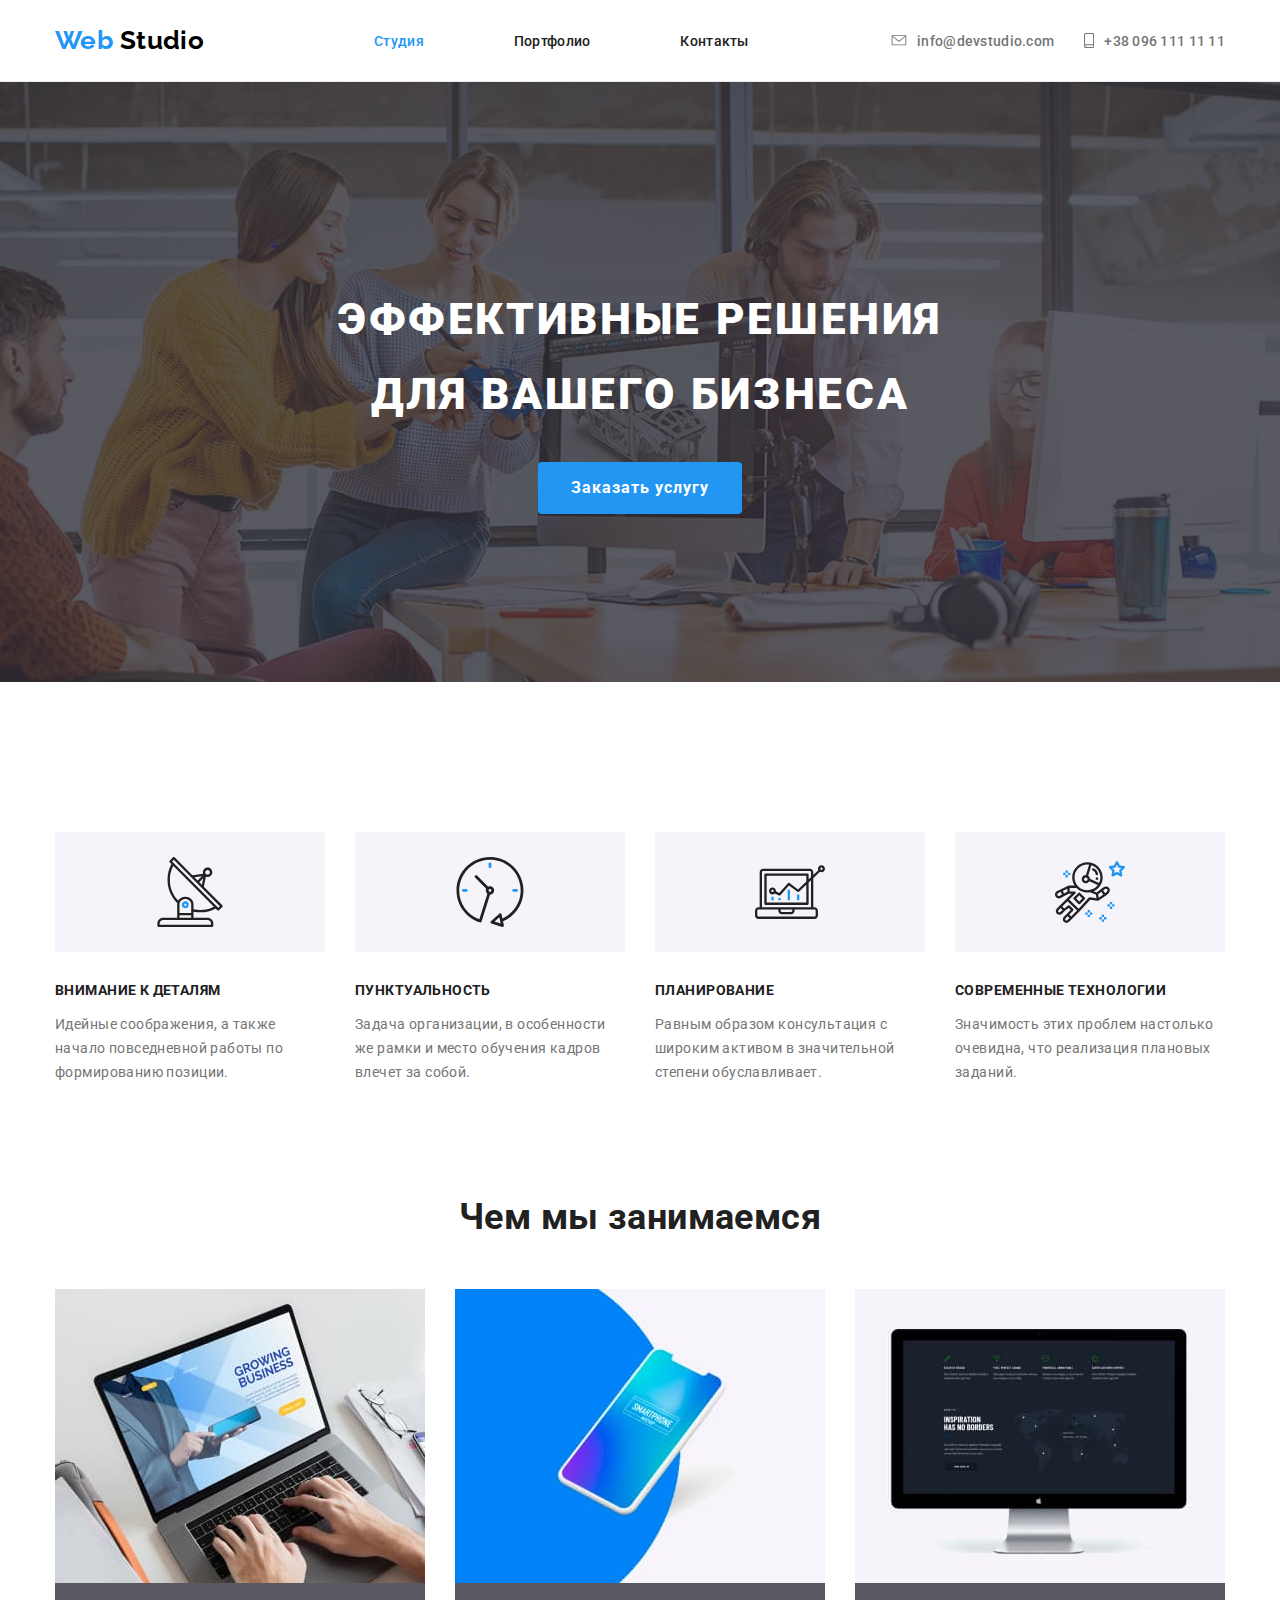
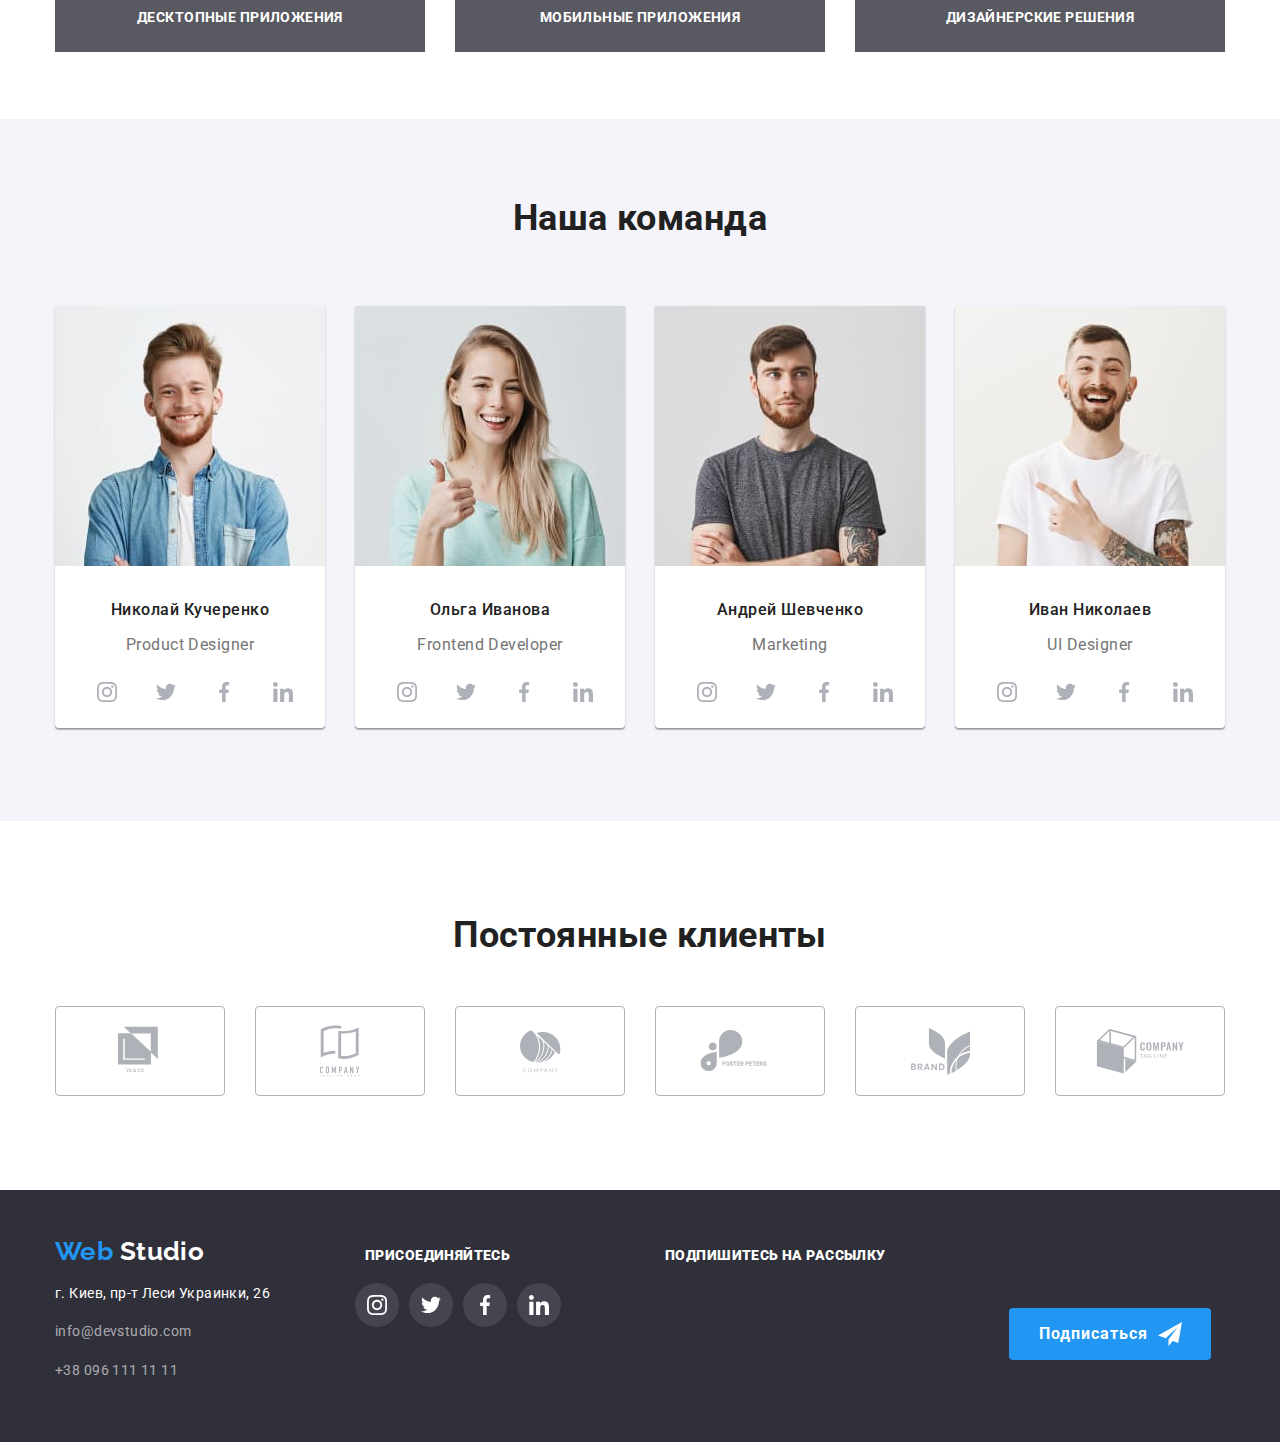
<file: index.html>
<!DOCTYPE html>
<html lang="ru">
  <head>
    <meta charset="UTF-8" />
    <meta name="viewport" content="width=device-width, initial-scale=1.0" />
    <title>Вебстудия</title>
    <link
      href="https://fonts.googleapis.com/css2?family=Raleway:wght@700&family=Roboto:wght@400;500;700&display=swap"
      rel="stylesheet"
    />
    <link
      rel="stylesheet"
      href="https://cdnjs.cloudflare.com/ajax/libs/modern-normalize/0.6.0/modern-normalize.min.css"
    />
    <link rel="stylesheet" href="./css/style.css" />
  </head>
  <body>
    <!--Шапка сайта-->
    <header class="page-header">
      <div class="container-header">
        <nav class="container main-nav">
          <a href="./index.html" class="logo"
            >Web<span class="logo header"> Studio</span></a
          >
          <ul class="site-nav list">
            <li class="item">
              <a href="./index.html" class="link-current">Студия</a>
            </li>
            <li class="item">
              <a href="./portfolio.html" class="link">Портфолио</a>
            </li>
            <li class="item"><a href="" class="link">Контакты</a></li>
          </ul>
        </nav>
        <ul class="contacts list">
          <li class="item envelope">
            <a
              class="link-list"
              href="mailto:info@devstudio.com"
              aria-label="Отправить имейл"
            >
              <svg class="adress-icon" width="16" height="11">
                <use href="./img/sprite.svg#envelope"></use>
              </svg>
              info@devstudio.com</a
            >
          </li>
          <li class="item smartphone">
            <a href="tel:+380961111111" class="link-list" aria-label="Позвонить"
              ><svg class="adress-icon" width="10" height="15">
                <use href="./img/sprite.svg#smartphone"></use>
              </svg>
              +38 096 111 11 11</a
            >
          </li>
        </ul>
      </div>
    </header>

    <main>
      <!-- Герой -->
      <section class="hero">
        <div class="box">
          <h1 class="hero-title">
            Эффективные решения<br />
            для вашего бизнеса
          </h1>
          <a class="button primary" href="">Заказать услугу</a>
        </div>
      </section>

      <!-- Преимущества -->
      <section class="section">
        <div class="features-container">
          <h2 class="section-title invisible">Преимущества</h2>

          <ul class="features">
            <li class="features-item">
              <div class="features-icon-container">
                <svg class="features-icon">
                  <use href="./img/sprite.svg#antenna"></use>
                </svg>
              </div>
              <h3 class="title">Внимание к деталям</h3>
              <p class="feature">
                Идейные соображения, а также начало повседневной работы по
                формированию позиции.
              </p>
            </li>
            <li class="features-item">
              <div class="features-icon-container">
                <svg class="features-icon">
                  <use href="./img/sprite.svg#clock"></use>
                </svg>
              </div>
              <h3 class="title">Пунктуальность</h3>
              <p class="feature">
                Задача организации, в особенности же рамки и место обучения
                кадров влечет за собой.
              </p>
            </li>
            <li class="features-item">
              <div class="features-icon-container">
                <svg class="features-icon">
                  <use href="./img/sprite.svg#diagram"></use>
                </svg>
              </div>
              <h3 class="title">Планирование</h3>
              <p class="feature">
                Равным образом консультация с широким активом в значительной
                степени обуславливает.
              </p>
            </li>
            <li class="features-item">
              <div class="features-icon-container">
                <svg class="features-icon">
                  <use href="./img/sprite.svg#astronaut"></use>
                </svg>
              </div>
              <h3 class="title">Современные технологии</h3>
              <p class="feature">
                Значимость этих проблем настолько очевидна, что реализация
                плановых заданий.
              </p>
            </li>
          </ul>
        </div>
      </section>

      <!-- Чем мы занимаемся -->
      <section class="section">
        <div class="container-occupation">
          <h2 class="section-title">Чем мы занимаемся</h2>
          <ul class="occupation-list">
            <li class="occupation-item">
              <img
                class="occupation-img"
                src="./img/box1.jpg"
                alt="Десктопные приложения"
                width="370"
              />
              <a class="list"
                ><h3 class="occupation-title">Десктопные приложения</h3></a
              >
            </li>
            <li class="occupation-item">
              <img
                class="occupation-img"
                src="./img/box2.jpg"
                alt="Мобильные приложения"
                width="370"
              />
              <a class="list">
                <h3 class="occupation-title">Мобильные приложения</h3>
              </a>
            </li>
            <li class="occupation-item">
              <img
                class="occupation-img"
                src="./img/box3.jpg"
                alt="Дизайнерские решения"
                width="370"
              />
              <a class="list">
                <h3 class="occupation-title">Дизайнерские решения</h3>
              </a>
            </li>
          </ul>
        </div>
      </section>

      <!-- Наша команда -->
      <section class="section team">
        <h2 class="section-title header">Наша команда</h2>
        <div class="ourteam">
          <ul class="team-list">
            <li class="team-item">
              <img
                src="./img/img(1).jpg"
                alt="Николай Кучеренко Продакт дизайнер компании"
              />
              <h3 class="team-title">Николай Кучеренко</h3>
              <p class="profession">
                <a lang="en">Product Designer</a>
              </p>
            </li>

            <li class="sociallinks-item">
              <a
                class="social-links"
                href="https://www.instagram.com/"
                aria-label="Ссылка на Instagram"
                ><svg class="social-icon">
                  <use href="./img/sprite.svg#instagram"></use>
                </svg>
              </a>
            </li>
            <li class="sociallinks-item">
              <a
                class="social-links"
                href="https://twitter.com/"
                aria-label="Ссылка на Twitter"
                ><svg class="social-icon">
                  <use href="./img/sprite.svg#twitter"></use>
                </svg>
              </a>
            </li>
            <li class="sociallinks-item">
              <a
                class="social-links"
                href="https://www.facebook.com/"
                aria-label="Ссылка на Facebook"
                ><svg class="social-icon">
                  <use href="./img/sprite.svg#facebook"></use>
                </svg>
              </a>
            </li>
            <li class="sociallinks-item">
              <a
                class="social-links"
                href="https://www.linkedin.com/"
                aria-label="Ссылка на LinkedIn"
                ><svg class="social-icon">
                  <use href="./img/sprite.svg#linkedin"></use>
                </svg>
              </a>
            </li>
          </ul>
          <ul class="team-list">
            <li class="team-item">
              <img
                src="./img/img(2).jpg"
                alt="Ольга Иванова Фронтенд разработчик компании"
              />
              <h3 class="team-title">Ольга Иванова</h3>
              <p class="profession">
                <a lang="en">Frontend Developer</a>
              </p>
            </li>

            <li class="sociallinks-item">
              <a
                class="social-links"
                href="https://www.instagram.com/"
                aria-label="Ссылка на Instagram"
                ><svg class="social-icon">
                  <use href="./img/sprite.svg#instagram"></use>
                </svg>
              </a>
            </li>
            <li class="sociallinks-item">
              <a
                class="social-links"
                href="https://twitter.com/"
                aria-label="Ссылка на Twitter"
                ><svg class="social-icon">
                  <use href="./img/sprite.svg#twitter"></use>
                </svg>
              </a>
            </li>
            <li class="sociallinks-item">
              <a
                class="social-links"
                href="https://www.facebook.com/"
                aria-label="Ссылка на Facebook"
                ><svg class="social-icon">
                  <use href="./img/sprite.svg#facebook"></use>
                </svg>
              </a>
            </li>
            <li class="sociallinks-item">
              <a
                class="social-links"
                href="https://www.linkedin.com/"
                aria-label="Ссылка на LinkedIn"
                ><svg class="social-icon">
                  <use href="./img/sprite.svg#linkedin"></use>
                </svg>
              </a>
            </li>
          </ul>

          <ul class="team-list">
            <li class="team-item">
              <img
                src="./img/img(3).jpg"
                alt="Андрей Шевченко маркетолог компании"
              />
              <h3 class="team-title">Андрей Шевченко</h3>
              <p class="profession">
                <a lang="en">Marketing</a>
              </p>
            </li>

            <li class="sociallinks-item">
              <a
                class="social-links"
                href="https://www.instagram.com/"
                aria-label="Ссылка на Instagram"
                ><svg class="social-icon">
                  <use href="./img/sprite.svg#instagram"></use>
                </svg>
              </a>
            </li>
            <li class="sociallinks-item">
              <a
                class="social-links"
                href="https://twitter.com/"
                aria-label="Ссылка на Twitter"
                ><svg class="social-icon">
                  <use href="./img/sprite.svg#twitter"></use>
                </svg>
              </a>
            </li>
            <li class="sociallinks-item">
              <a
                class="social-links"
                href="https://www.facebook.com/"
                aria-label="Ссылка на Facebook"
                ><svg class="social-icon">
                  <use href="./img/sprite.svg#facebook"></use>
                </svg>
              </a>
            </li>
            <li class="sociallinks-item">
              <a
                class="social-links"
                href="https://www.linkedin.com/"
                aria-label="Ссылка на LinkedIn"
                ><svg class="social-icon">
                  <use href="./img/sprite.svg#linkedin"></use>
                </svg>
              </a>
            </li>
          </ul>
          <ul class="team-list">
            <li class="team-item">
              <img
                src="./img/img(4).jpg"
                alt="Иван Николаев дизайнер компании"
              />
              <h3 class="team-title">Иван Николаев</h3>
              <p class="profession">
                <a lang="en">UI Designer</a>
              </p>
            </li>

            <li class="sociallinks-item">
              <a
                class="social-links"
                href="https://www.instagram.com/"
                aria-label="Ссылка на Instagram"
                ><svg class="social-icon">
                  <use href="./img/sprite.svg#instagram"></use>
                </svg>
              </a>
            </li>
            <li class="sociallinks-item">
              <a
                class="social-links"
                href="https://twitter.com/"
                aria-label="Ссылка на Twitter"
                ><svg class="social-icon">
                  <use href="./img/sprite.svg#twitter"></use>
                </svg>
              </a>
            </li>
            <li class="sociallinks-item">
              <a
                class="social-links"
                href="https://www.facebook.com/"
                aria-label="Ссылка на Facebook"
                ><svg class="social-icon">
                  <use href="./img/sprite.svg#facebook"></use>
                </svg>
              </a>
            </li>
            <li class="sociallinks-item">
              <a
                class="social-links"
                href="https://www.linkedin.com/"
                aria-label="Ссылка на LinkedIn"
                ><svg class="social-icon">
                  <use href="./img/sprite.svg#linkedin"></use>
                </svg>
              </a>
            </li>
          </ul>
        </div>
      </section>

      <!-- Постоянные клиенты -->
      <section class="section">
        <div class="container-clients">
          <h2 class="section-title">Постоянные клиенты</h2>
          <ul class="clients-list">
            <li class="clients-item">
              <a class="clients-link" href="" aria-label="Логотип компании">
                <svg class="clients-icon" width="44" height="50">
                  <use href="./img/sprite.svg#logo1"></use>
                </svg>
              </a>
            </li>
            <li class="clients-item">
              <a class="clients-link" href="" aria-label="Логотип компании">
                <svg class="clients-icon" width="40" height="52">
                  <use href="./img/sprite.svg#logo2"></use>
                </svg>
              </a>
            </li>
            <li class="clients-item">
              <a class="clients-link" href="" aria-label="Логотип компании">
                <svg class="clients-icon" width="41" height="43">
                  <use href="./img/sprite.svg#logo3"></use>
                </svg>
              </a>
            </li>
            <li class="clients-item">
              <a class="clients-link" href="" aria-label="Логотип компании">
                <svg class="clients-icon" width="80" height="42">
                  <use href="./img/sprite.svg#logo4"></use>
                </svg>
              </a>
            </li>
            <li class="clients-item">
              <a class="clients-link" href="" aria-label="Логотип компании">
                <svg class="clients-icon" width="59" height="47">
                  <use href="./img/sprite.svg#logo5"></use>
                </svg>
              </a>
            </li>
            <li class="clients-item">
              <a class="clients-link" href="" aria-label="Логотип компании">
                <svg class="clients-icon" width="89" height="45">
                  <use href="./img/sprite.svg#logo6"></use>
                </svg>
              </a>
            </li>
          </ul>
        </div>
      </section>
    </main>

    <!-- Футер -->
    <footer class="footer">
      <div class="footer-container">
        <div class="footer-address">
          <a href="./index.html" class="logo"
            >Web<span class="logo footer"> Studio</span></a
          >
          <address class="address">
            <p class="address-title">г. Киев, пр-т Леси Украинки, 26</p>
            <p>
              <a class="address-link" href="mailto:info@devstudio.com"
                >info@devstudio.com</a
              >
            </p>
            <p>
              <a class="address-link" href="tel:+380961111111"
                >+38 096 111 11 11</a
              >
            </p>
          </address>
        </div>
        <div class="social-container">
          <span class="footer-title"><b>Присоединяйтесь</b></span>
          <ul class="social-network list">
            <li class="social-icon-list">
              <a
                class="social-links-footer"
                href="https://www.instagram.com/"
                aria-label="Ссылка на Instagram"
              >
                <svg class="social-links-icon">
                  <use href="./img/sprite.svg#instagram"></use>
                </svg>
              </a>
            </li>
            <li class="social-icon-list">
              <a
                class="social-links-footer"
                href="https://twitter.com/"
                aria-label="Ссылка на Twitter"
                ><svg class="social-links-icon">
                  <use href="./img/sprite.svg#twitter"></use>
                </svg>
              </a>
            </li>
            <li class="social-icon-list">
              <a
                class="social-links-footer"
                href="https://www.facebook.com/"
                aria-label="Ссылка на Facebook"
              >
                <svg class="social-links-icon">
                  <use href="./img/sprite.svg#facebook"></use>
                </svg>
              </a>
            </li>
            <li class="social-icon-list">
              <a
                class="social-links-footer"
                href="https://www.linkedin.com/"
                aria-label="Ссылка на LinkedIn"
              >
                <svg class="social-links-icon">
                  <use href="./img/sprite.svg#linkedin"></use>
                </svg>
              </a>
            </li>
          </ul>
        </div>
        <div class="subscribe-conteiner">
          <span class="footer-title"><b>Подпишитесь на рассылку</b></span>
          <a class="button secondary" href="" aria-label="Подписаться"
            >Подписаться
            <svg class="icon-send">
              <use href="./img/sprite.svg#icon_send"></use>
            </svg>
          </a>
        </div>
      </div>
    </footer>
  </body>
</html>
</file>
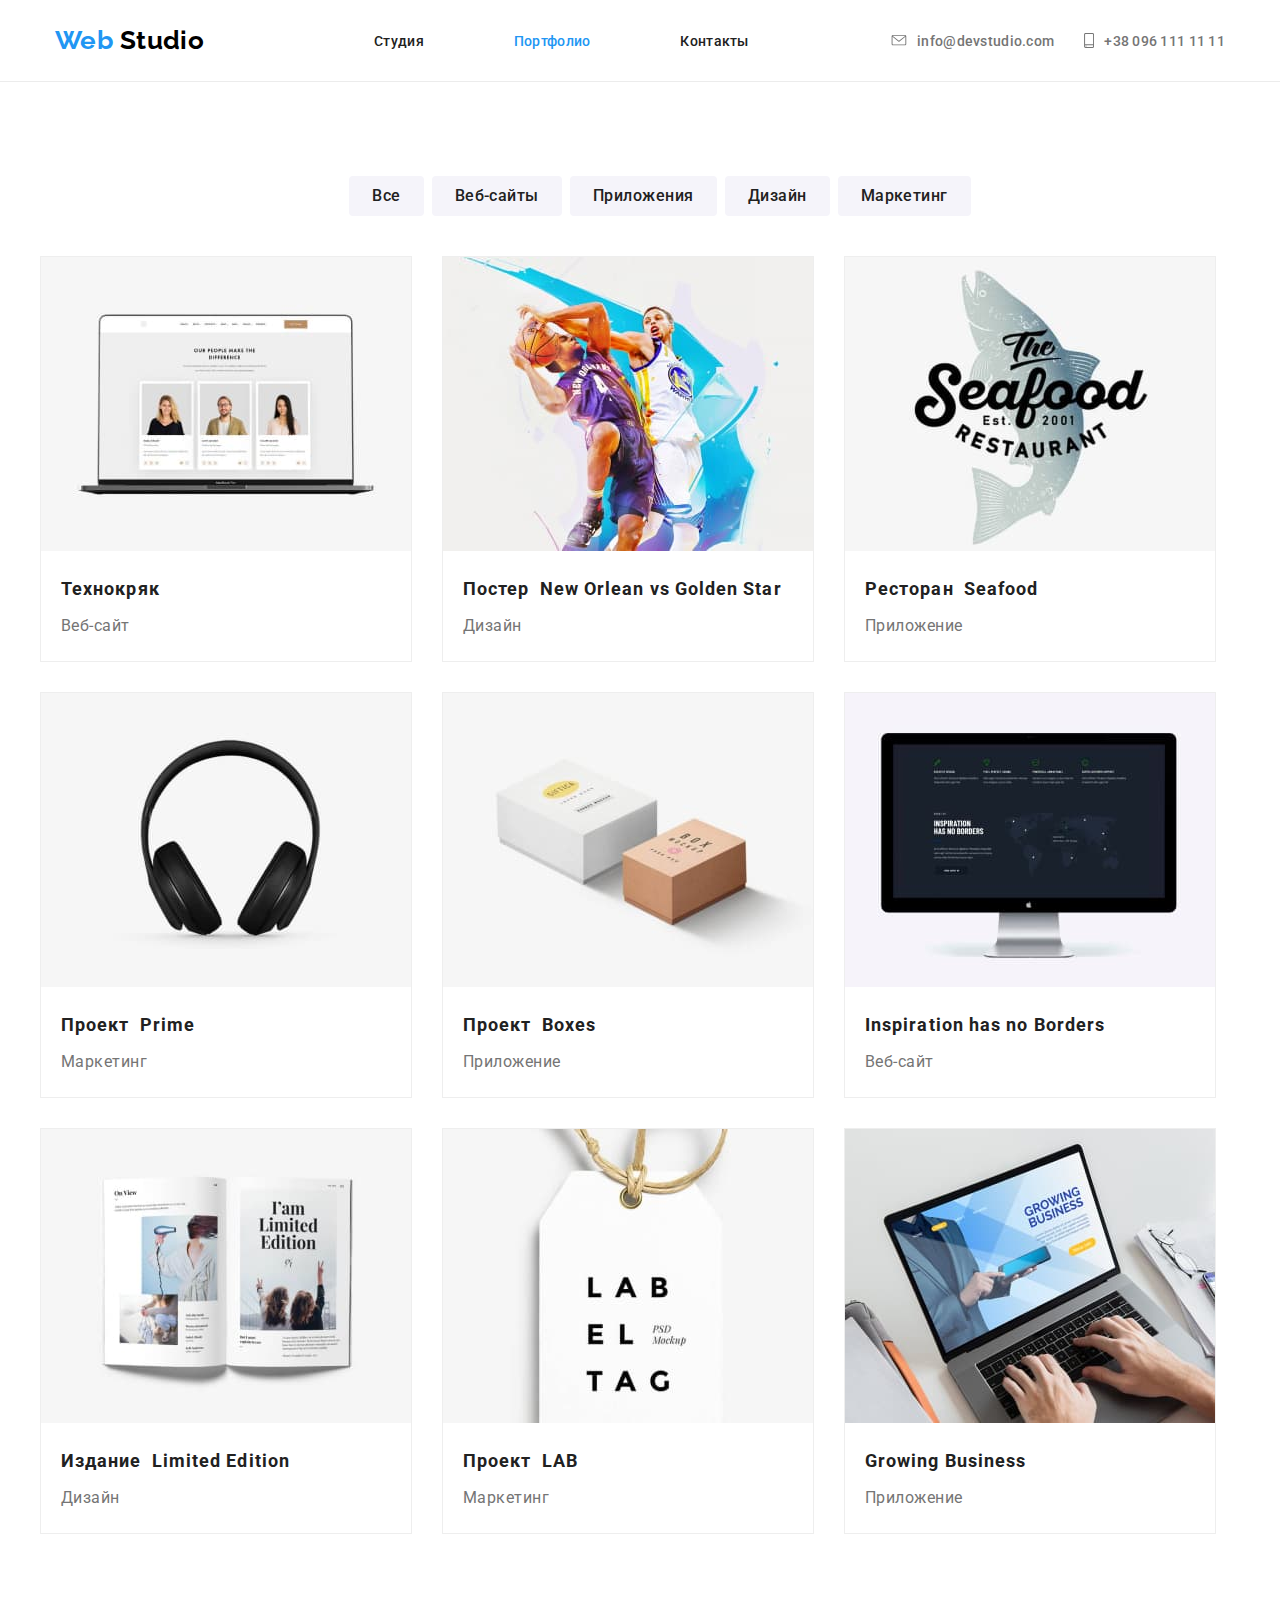
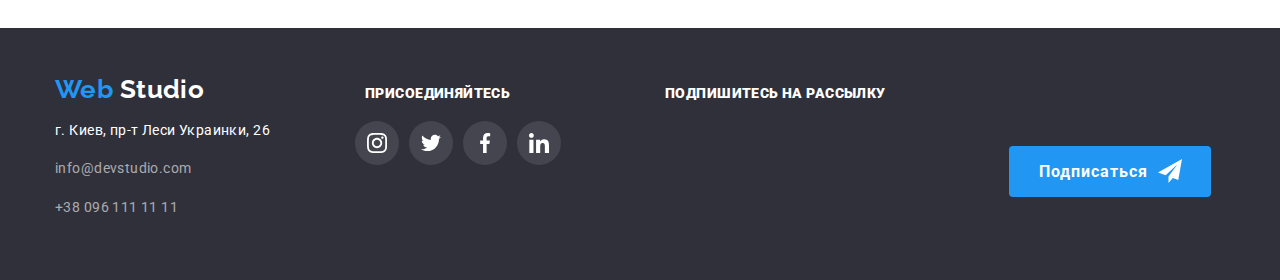
<file: portfolio.html>
<!DOCTYPE html>
<html lang="ru">
  <head>
    <meta charset="UTF-8" />
    <meta name="viewport" content="width=device-width, initial-scale=1.0" />
    <title>Вебстудия</title>
    <link
      href="https://fonts.googleapis.com/css2?family=Raleway:wght@700&family=Roboto:wght@400;500;700&display=swap"
      rel="stylesheet"
    />
    <link rel="stylesheet" href="./css/style.css" />
  </head>
  <body>
    <!--Шапка сайта-->
    <header class="page-header">
      <div class="container-header">
        <nav class="container main-nav">
          <a href="./index.html" class="logo"
            >Web<span class="logo header"> Studio</span></a
          >
          <ul class="site-nav list">
            <li class="item">
              <a href="./index.html" class="link">Студия</a>
            </li>
            <li class="item">
              <a href="./portfolio.html" class="link-current">Портфолио</a>
            </li>
            <li class="item"><a href="" class="link">Контакты</a></li>
          </ul>
        </nav>
        <ul class="contacts list">
          <li class="item envelope">
            <a
              class="link-list"
              href="mailto:info@devstudio.com"
              aria-label="Отправить имейл"
            >
              <svg class="adress-icon" width="16" height="11">
                <use href="./img/sprite.svg#envelope"></use>
              </svg>
              info@devstudio.com</a
            >
          </li>
          <li class="item smartphone">
            <a href="tel:+380961111111" class="link-list" aria-label="Позвонить"
              ><svg class="adress-icon" width="10" height="15">
                <use href="./img/sprite.svg#smartphone"></use>
              </svg>
              +38 096 111 11 11</a
            >
          </li>
        </ul>
      </div>
    </header>

    <main>
      <!-- Портфолио навигация -->
      <section>
        <h1 class="section-title invisible">Портфолио навигация</h1>
        <div class="container-portfolionav">
          <nav>
            <ul class="porfolio-nav">
              <li class="porfolio-item">
                <buttonn type="buttonn" class="porfolio-link">Все</buttonn>
              </li>
              <li class="porfolio-item">
                <buttonn type="buttonn" class="porfolio-link"
                  >Веб-сайты</buttonn
                >
              </li>
              <li class="porfolio-item">
                <buttonn type="buttonn" class="porfolio-link"
                  >Приложения</buttonn
                >
              </li>
              <li class="porfolio-item">
                <buttonn type="buttonn" class="porfolio-link">Дизайн</buttonn>
              </li>
              <li class="porfolio-item">
                <buttonn type="buttonn" class="porfolio-link"
                  >Маркетинг</buttonn
                >
              </li>
            </ul>
          </nav>
        </div>
      </section>

      <!-- Портфолио -->

      <section>
        <h2 class="section-title invisible">Портфолио</h2>
        <div class="container-porfolio">
          <ul class="features-portfolio">
            <li class="features-list">
              <a class="portfolio-link" href="">
                <img
                  class="porfolio-img"
                  src="./img/img_1.jpg"
                  alt="Технокряк"
                  width="370"
                  height="294"
                />
                <div class="container-subtitle">
                  <h3 class="title-portfolio">Технокряк</h3>
                  <p class="subtitle-portfolio">Веб-сайт</p>
                </div>
                <p class="subtext-portfolio">
                  Технокряк это современная площадка распространения
                  коронавируса. Компании используют эту платформу для цифрового
                  шпионажа и атак на защищённые сервера конкурентов.
                </p>
              </a>
            </li>

            <li class="features-list">
              <a class="portfolio-link" href="">
                <img
                  class="porfolio-img"
                  src="./img/img_2.jpg"
                  alt="Постер New Orlean vs Golden Star"
                  width="370"
                  height="294"
                />
                <div class="container-subtitle">
                  <h3 class="title-portfolio">
                    Постер &nbsp;
                    <span lang="en">New Orlean vs Golden Star</span>
                  </h3>
                  <p class="subtitle-portfolio">Дизайн</p>
                </div>
                <p class="subtext-portfolio">
                  Lorem, ipsum dolor sit amet consectetur adipisicing elit.
                  Obcaecati commodi, veritatis nihil alias iste odit similique
                  sit eius optio veniam, impedit cumque fuga facere labore quo
                  id necessitatibus quaerat rerum.
                </p>
              </a>
            </li>

            <li class="features-list">
              <a class="portfolio-link" href="">
                <img
                  class="porfolio-img"
                  src="./img/img_3.jpg"
                  alt="Ресторан Seafood"
                  width="370"
                  height="294"
                />
                <div class="container-subtitle">
                  <h3 class="title-portfolio">
                    Ресторан &nbsp; <span lang="en">Seafood</span>
                  </h3>
                  <p class="subtitle-portfolio">Приложение</p>
                </div>
                <p class="subtext-portfolio">
                  Lorem, ipsum dolor sit amet consectetur adipisicing elit.
                  Obcaecati commodi, veritatis nihil alias iste odit similique
                  sit eius optio veniam, impedit cumque fuga facere labore quo
                  id necessitatibus quaerat rerum.
                </p>
              </a>
            </li>

            <li class="features-list">
              <a class="portfolio-link" href="">
                <img
                  class="porfolio-img"
                  src="./img/img_4.jpg"
                  alt="Проект Prime"
                  width="370"
                  height="294"
                />
                <div class="container-subtitle">
                  <h3 class="title-portfolio">
                    Проект &nbsp; <span lang="en">Prime</span>
                  </h3>
                  <p class="subtitle-portfolio">Маркетинг</p>
                </div>
                <p class="subtext-portfolio">
                  Lorem, ipsum dolor sit amet consectetur adipisicing elit.
                  Obcaecati commodi, veritatis nihil alias iste odit similique
                  sit eius optio veniam, impedit cumque fuga facere labore quo
                  id necessitatibus quaerat rerum.
                </p>
              </a>
            </li>

            <li class="features-list">
              <a class="portfolio-link" href="">
                <img
                  class="porfolio-img"
                  src="./img/img_5.jpg"
                  alt="Проект Boxes"
                  width="370"
                  height="294"
                />
                <div class="container-subtitle">
                  <h3 class="title-portfolio">
                    Проект &nbsp; <span lang="en">Boxes</span>
                  </h3>
                  <p class="subtitle-portfolio">Приложение</p>
                </div>
                <p class="subtext-portfolio">
                  Lorem, ipsum dolor sit amet consectetur adipisicing elit.
                  Obcaecati commodi, veritatis nihil alias iste odit similique
                  sit eius optio veniam, impedit cumque fuga facere labore quo
                  id necessitatibus quaerat rerum.
                </p>
              </a>
            </li>

            <li class="features-list">
              <a class="portfolio-link" href="">
                <img
                  class="porfolio-img"
                  src="./img/img_6.jpg"
                  alt="Inspiration has no Borders"
                  width="370"
                  height="294"
                />
                <div class="container-subtitle">
                  <h3 class="title-portfolio">
                    <span lang="en">Inspiration has no Borders</span>
                  </h3>
                  <p class="subtitle-portfolio">Веб-сайт</p>
                </div>
                <p class="subtext-portfolio">
                  Lorem, ipsum dolor sit amet consectetur adipisicing elit.
                  Obcaecati commodi, veritatis nihil alias iste odit similique
                  sit eius optio veniam, impedit cumque fuga facere labore quo
                  id necessitatibus quaerat rerum.
                </p>
              </a>
            </li>

            <li class="features-list">
              <a class="portfolio-link" href="">
                <img
                  class="porfolio-img"
                  src="./img/img_7.jpg"
                  alt="Издание Limited Edition"
                  width="370"
                  height="294"
                />
                <div class="container-subtitle">
                  <h3 class="title-portfolio">
                    Издание &nbsp; <span lang="en">Limited Edition</span>
                  </h3>
                  <p class="subtitle-portfolio">Дизайн</p>
                </div>
                <p class="subtext-portfolio">
                  Lorem, ipsum dolor sit amet consectetur adipisicing elit.
                  Obcaecati commodi, veritatis nihil alias iste odit similique
                  sit eius optio veniam, impedit cumque fuga facere labore quo
                  id necessitatibus quaerat rerum.
                </p>
              </a>
            </li>

            <li class="features-list">
              <a class="portfolio-link" href="">
                <img
                  class="porfolio-img"
                  src="./img/img_8.jpg"
                  alt="Проект LAB"
                  width="370"
                  height="294"
                />
                <div class="container-subtitle">
                  <h3 class="title-portfolio">
                    Проект &nbsp; <span lang="en">LAB</span>
                  </h3>
                  <p class="subtitle-portfolio">Маркетинг</p>
                </div>
                <p class="subtext-portfolio">
                  Lorem, ipsum dolor sit amet consectetur adipisicing elit.
                  Obcaecati commodi, veritatis nihil alias iste odit similique
                  sit eius optio veniam, impedit cumque fuga facere labore quo
                  id necessitatibus quaerat rerum.
                </p>
              </a>
            </li>

            <li class="features-list">
              <a class="portfolio-link" href="">
                <img
                  class="porfolio-img"
                  src="./img/img_9.jpg"
                  alt="Growing Business"
                  width="370"
                  height="294"
                />
                <div class="container-subtitle">
                  <h3 class="title-portfolio">
                    <span lang="en">Growing Business</span>
                  </h3>
                  <p class="subtitle-portfolio">Приложение</p>
                </div>
                <p class="subtext-portfolio">
                  Lorem, ipsum dolor sit amet consectetur adipisicing elit.
                  Obcaecati commodi, veritatis nihil alias iste odit similique
                  sit eius optio veniam, impedit cumque fuga facere labore quo
                  id necessitatibus quaerat rerum.
                </p>
              </a>
            </li>
          </ul>
        </div>
      </section>
    </main>

    <!-- Футер -->
    <footer class="footer">
      <div class="footer-container">
        <div class="footer-address">
          <a href="./index.html" class="logo"
            >Web<span class="logo footer"> Studio</span></a
          >
          <address class="address">
            <p class="address-title">г. Киев, пр-т Леси Украинки, 26</p>
            <p>
              <a class="address-link" href="mailto:info@devstudio.com"
                >info@devstudio.com</a
              >
            </p>
            <p>
              <a class="address-link" href="tel:+380961111111"
                >+38 096 111 11 11</a
              >
            </p>
          </address>
        </div>
        <div class="social-container">
          <span class="footer-title"><b>Присоединяйтесь</b></span>
          <ul class="social-network list">
            <li class="social-icon-list">
              <a
                class="social-links-footer"
                href="https://www.instagram.com/"
                aria-label="Ссылка на Instagram"
              >
                <svg class="social-links-icon">
                  <use href="./img/sprite.svg#instagram"></use>
                </svg>
              </a>
            </li>
            <li class="social-icon-list">
              <a
                class="social-links-footer"
                href="https://twitter.com/"
                aria-label="Ссылка на Twitter"
                ><svg class="social-links-icon">
                  <use href="./img/sprite.svg#twitter"></use>
                </svg>
              </a>
            </li>
            <li class="social-icon-list">
              <a
                class="social-links-footer"
                href="https://www.facebook.com/"
                aria-label="Ссылка на Facebook"
              >
                <svg class="social-links-icon">
                  <use href="./img/sprite.svg#facebook"></use>
                </svg>
              </a>
            </li>
            <li class="social-icon-list">
              <a
                class="social-links-footer"
                href="https://www.linkedin.com/"
                aria-label="Ссылка на LinkedIn"
              >
                <svg class="social-links-icon">
                  <use href="./img/sprite.svg#linkedin"></use>
                </svg>
              </a>
            </li>
          </ul>
        </div>
        <div class="subscribe-conteiner">
          <span class="footer-title"><b>Подпишитесь на рассылку</b></span>
          <a class="button secondary" href="" aria-label="Подписаться"
            >Подписаться
            <svg class="icon-send">
              <use href="./img/sprite.svg#icon_send"></use>
            </svg>
          </a>
        </div>
      </div>
    </footer>
  </body>
</html>
</file>
<file: css/style.css>
/* цвет основного текста #212121 */
/* вторичный цвет текста  #757575;*/
/* белый #FFFFFF  */
/* акцент #2196F3 */
/* вторичный цвет фона #F5F4FA; */
/* цвет иконок #AFB1B8; */
/* цвет фона футера #2F303A */

:root {
  --primary-white-color: #ffffff;
  --secondary-white-color: #f5f4fa;
  --logo-black-color: #000000;
  --primary-text-color: #212121;
  --title-text-color: #757575;
  --accent-color: #2196f3;
  --icon-color: #afb1b8;
  --footer-color: #2f303a;
  --footer-social-color: rgba(255, 255, 255, 0.1);
}

/* Утилиты */

.list,
.link {
  padding: 0;
  margin: 0;
  list-style: none;
  text-decoration: none;
}

body {
  margin-top: 0;
  margin-bottom: 0;
  margin-left: auto;
  margin-right: auto;

  background-color: var(--primary-white-color);
  color: var(--primary-text-color);
  font-family: Roboto, sans-serif;
  font-style: normal;
  font-weight: 400;
  font-size: 14px;
  line-height: 1.71;
  letter-spacing: 0.03em;
}

/* Шапка сайта */

.page-header {
  margin-left: auto;
  margin-right: auto;
  border-bottom: 1px solid #ececec;
}

.container-header {
  display: flex;
  margin-top: 0;
  margin-bottom: 0;
  margin-left: auto;
  margin-right: auto;
  width: 1170px;
  height: 81px;
}

.main-nav {
  display: flex;
  align-items: center;
  margin: 0;
}

.site-nav {
  display: flex;
  margin-left: 85px;
}

.site-nav .item:not(:last-child) {
  margin-right: 40px;
}

.logo {
  color: var(--accent-color);
  text-decoration: none;
  font-family: Raleway, sans-serif;
  font-style: bold;
  font-weight: 700;
  font-size: 26px;
  line-height: 1.19;
}

.logo .header {
  margin-right: 85px;
  color: var(--logo-black-color);
}

.logo .footer {
  color: var(--primary-white-color);
}

.adress-icon {
  display: flex;
  margin-right: 10px;
  fill: currentColor;
  align-items: center;
}

.site-nav .link {
  display: block;
  padding-top: 32px;
  padding-bottom: 32px;
  align-items: center;
  margin-right: 50px;

  color: var(--primary-text-color);
  font-style: normal;
  font-weight: 500;
  font-size: 14px;
  line-height: 16px;
  letter-spacing: 0.02em;
}

.site-nav .link:hover,
.site-nav .link:focus {
  color: var(--accent-color);
}

.adress-icon:hover {
  fill: var(--accent-color);
}

.link-current {
  display: block;
  margin-right: 50px;
  padding-top: 32px;
  padding-bottom: 32px;

  color: var(--accent-color);
  font-style: normal;
  font-weight: 500;
  font-size: 14px;
  line-height: 16px;
  letter-spacing: 0.02em;
  list-style: none;
  text-decoration: none;
}

.contacts {
  display: flex;
  align-items: center;
  margin-left: auto;
}

.contacts .item + .item {
  display: flex;
  margin-left: 30px;
}

.link-list {
  display: flex;
  align-items: center;

  color: var(--title-text-color);
  font-style: normal;
  font-weight: 500;
  font-size: 14px;
  line-height: 16px;
  letter-spacing: 0.02em;
  list-style: none;
  text-decoration: none;
}

.contacts .link-list:hover,
.contacts .link-list:focus {
  color: var(--accent-color);
}

/* Футер */

.footer {
  margin-top: 0;
  margin-bottom: 0;
  margin-left: auto;
  margin-right: auto;
  height: 252px;
  background: var(--footer-color);
}

.footer-container {
  display: flex;
  margin-top: 94px;
  margin-bottom: 0;
  margin-left: auto;
  margin-right: auto;
  width: 1170px;
  align-items: baseline;
}

.footer-address {
  display: flex;
  flex-direction: column;
  width: 231px;
  padding-top: 45px;
  padding-bottom: 28px;
}

.address-title {
  font-style: normal;
  font-weight: normal;
  width: 231px;
  font-size: 14px;
  line-height: 24px;
  letter-spacing: 0.03em;

  color: var(--primary-white-color);
}

.address-link {
  font-style: normal;
  font-weight: normal;
  font-size: 14px;
  line-height: 24px;
  letter-spacing: 0.03em;

  color: rgba(255, 255, 255, 0.6);
  list-style: none;
  text-decoration: none;
}

.address-link:hover,
.address-link:focus {
  color: var(--accent-color);
}

.social-container {
  display: block;
  margin-left: 69px;
}

.social-links-footer {
  display: block;
  width: 20px;
  height: 20px;
  color: var(--primary-white-color);
}

.social-network {
  display: inline-flex;
  min-width: 206px;
  height: 44px;
  list-style: none;
  text-decoration: none;
  margin-top: 20px;
  margin-bottom: 0;
}

.social-icon-list {
  display: inline-flex;
  margin-top: 0 auto;
  height: 44px;
  width: 44px;
  list-style: none;
  text-decoration: none;
  justify-content: center;

  color: var(--primary-white-color);
  background-color: var(--footer-social-color);
  border-radius: 50%;
  list-style: none;
  text-decoration: none;
  align-items: center;
  justify-content: center;
}

.social-icon-list:not(:first-child) {
  margin-left: 10px;
}

.social-links-icon {
  display: inline-flex;
  width: 20px;
  height: 20px;
  text-align: center;
  align-items: center;
  justify-content: center;
  fill: currentColor;
}

.social-icon-list:hover,
.social-icon-list:focus {
  width: 44px;
  height: 44px;
  background-color: var(--accent-color);
}

.subscribe-conteiner {
  margin-top: 57px;
  margin-left: 94px;
}

.footer-title {
  display: block;
  margin-top: 0;
  margin-bottom: 0;
  margin-left: 10px;
  font-weight: 700;
  line-height: 16px;
  text-align: left;
  text-transform: uppercase;

  color: var(--primary-white-color);
}

/* Кнопка Герой */

.button.primary {
  display: inline-flex;
  border: 1px solid transparent;
  border-radius: 4px;
  padding: 10px 32px;
  min-width: 200px;

  color: var(--primary-white-color);
  background-color: var(--accent-color);

  font-weight: 700;
  font-size: 16px;
  letter-spacing: 0.06em;
  line-height: 1.87;
  text-decoration: none;
  text-align: center;
}

/* Кнопка Футер */

.button.secondary {
  display: inline-flex;
  margin-left: 354px;
  margin-top: 45px;

  border: 1px solid transparent;
  border-radius: 4px;
  padding-top: 10px;
  padding-bottom: 10px;
  padding-left: 29px;
  padding-right: 28px;

  color: var(--primary-white-color);
  background-color: var(--accent-color);

  font-weight: 700;
  font-size: 16px;
  letter-spacing: 0.06em;
  line-height: 1.87;
  text-decoration: none;
  text-align: center;
  align-items: center;
}
.icon-send {
  margin-left: 10px;
  width: 24px;
  height: 24px;
}

/* Главная страница Web Studio */

/* Герой */

.hero {
  margin-top: 0;
  margin-left: auto;
  margin-right: auto;
  max-width: 1600px;
  height: 600px;
  text-align: center;
}

.box {
  margin-top: 0;
  margin-left: auto;
  margin-right: auto;
  height: 600px;
  background-image: linear-gradient(
      to right,
      rgba(47, 48, 58, 0.8),
      rgba(47, 48, 58, 0.8)
    ),
    url("../img/header_img.jpg");
  background-repeat: no-repeat;
  background-position: center;
  background-size: cover;
}

.hero-title {
  margin-top: 0px;
  margin-bottom: 30px;
  padding-top: 200px;
  color: var(--primary-white-color);
  font-weight: 900;
  font-size: 44px;
  letter-spacing: 0.06em;
  text-transform: uppercase;
}

/* Преимущества */

.features-container {
  margin-top: 94px;
  margin-bottom: 0;
  margin-left: auto;
  margin-right: auto;
  width: 1170px;
}

.features {
  display: flex;
  padding: 0;
  list-style: none;
}

.features-item {
  width: 270px;
  height: 271px;
  padding-left: 0px;

  list-style: none;
  text-decoration: none;
  font-style: normal;
  font-weight: normal;
  font-size: 14px;
  line-height: 24px;
  letter-spacing: 0.03em;

  color: var(--title-text-color);
}

.features-icon-container {
  display: flex;
  margin-left: auto;
  margin-right: auto;
  margin-bottom: 30px;
  height: 120px;
  border-radius: 4px;
  align-items: center;
  justify-content: center;
  background-color: var(--secondary-white-color);
}

.features-icon {
  width: 70px;
  height: 70px;
}

.features-item:not(:first-child) {
  margin-left: 30px;
  width: 270px;
}

.title {
  font-style: normal;
  font-weight: bold;
  font-size: 14px;
  line-height: 16px;
  letter-spacing: 0.03em;
  text-transform: uppercase;
  color: var(--primary-text-color);
}

/* Чем мы занимаемся */

.container-occupation {
  margin-left: auto;
  margin-right: auto;
  margin-top: 94px;
  margin-bottom: 0;
  padding-left: 0px;
}

.section-title {
  display: flexbox;
  margin-left: auto;
  margin-right: auto;
  margin-top: 94;
  margin-bottom: 0;
  font-weight: 700;
  font-size: 36px;
  line-height: 1.16;
  text-align: center;
  align-items: center;
  color: var(--primary-text-color);
}

.occupation-list {
  display: flex;
  margin-left: auto;
  margin-right: auto;
  margin-top: 0;
  margin-bottom: 0;
  width: 1170px;
  height: 386px;
  padding-left: 0px;

  font-weight: 700;
  font-size: 14px;
  line-height: 1.14;
  text-transform: uppercase;

  color: var(--primary-white-color);
}

.occupation-item:not(:first-child) {
  margin-left: 30px;
}

.occupation-img {
  display: block;
  margin-top: 50px;
  margin-bottom: 0;
  align-items: center;
  width: 370px;
}

.occupation-title {
  margin-top: 0px;
  margin-bottom: 0px;
  padding-top: 27px;
  padding-bottom: 27px;

  font-weight: 700;
  font-size: 14px;
  line-height: 1.14;
  text-transform: uppercase;

  color: var(--primary-white-color);
  background: rgba(47, 48, 58, 0.8);
  text-align: center;
  text-decoration: none;
  list-style: none;
}

/* Наша команда */

.team {
  display: block;

  margin-top: 94px;
  margin-bottom: 0;
  margin-left: auto;
  margin-right: auto;
  height: 702px;
  padding-top: 50px;
  padding-left: 0px;
  text-align: center;
  background: var(--secondary-white-color);
}

.ourteam {
  display: inline-flex;
  margin-top: 50px;
  margin-left: auto;
  margin-right: auto;
}

.team-list {
  margin-left: auto;
  margin-right: auto;

  margin-bottom: 0;
  padding-left: 0px;

  height: 422px;
  font-size: 16px;
  line-height: 19px;
  text-align: center;
  letter-spacing: 0.03em;
  color: var(--title-text-color);
  text-decoration: none;
  list-style: none;
  text-align: center;
  align-items: center;
  background-color: var(--primary-white-color);
  flex-direction: column;
  box-shadow: 0px 2px 1px rgba(0, 0, 0, 0.2), 0px 1px 1px rgba(0, 0, 0, 0.14),
    0px 1px 3px rgba(0, 0, 0, 0.12);
  border-radius: 0px 0px 4px 4px;
}

.team-title {
  margin-top: 30px;
  font-style: normal;
  font-weight: 500;
  font-size: 16px;
  line-height: 19px;
  text-align: center;
  letter-spacing: 0.03em;

  color: var(--primary-text-color);
}

.team-list:not(:first-child) {
  margin-left: 30px;
}

.profession {
  margin-top: 0;
}

.social-icon {
  display: inline-flex;
  width: 20px;
  height: 20px;
  text-align: center;
  align-items: center;
  fill: currentColor;
}

.social-links {
  display: inline-flex;
  margin-left: auto;
  margin-right: auto;
  width: 44px;
  height: 44px;
  color: var(--icon-color);
  list-style: none;
  text-decoration: none;
  align-items: center;
  justify-content: center;
}

.sociallinks-item:hover,
.sociallinks-item:focus {
  color: var(--accent-color);
}

.social-links:hover {
  color: var(--primary-white-color);
}

.sociallinks-item {
  display: inline-flex;
  margin-top: 0px;
  margin-bottom: 24px;
  margin-left: auto;
  margin-right: auto;
  height: 44px;
  width: 44px;
  list-style: none;
  text-decoration: none;
  justify-content: center;

  color: var(--icon-color);
  border-radius: 50%;
  list-style: none;
  text-decoration: none;
  align-items: center;
  justify-content: center;
}

.sociallinks-item:hover,
.sociallinks-item:focus {
  background-color: var(--accent-color);
  fill: var(--primary-white-color);
}

.sociallinks-item:not(:first-child) {
  margin-left: 10px;
}

/* Постоянные клиенты */

.container-clients {
  margin-left: auto;
  margin-right: auto;
  margin-top: 94px;
  margin-bottom: 0;
  padding-left: 0px;
}

.clients-list {
  display: flex;
  margin-left: auto;
  margin-right: auto;
  margin-top: 50px;
  margin-bottom: 0;
  width: 1170px;
  height: 90px;
  padding-left: 0px;
  list-style: none;
  text-decoration: none;
}

.clients-link {
  display: inline-flex;
  width: 170px;
  height: 90px;
  align-items: center;
  justify-content: center;
  border: 1px solid var(--icon-color);
  color: var(--icon-color);
  border-radius: 4px;
}

.clients-item:not(:first-child) {
  margin-left: 30px;
}

.clients-icon {
  fill: currentColor;
}

.clients-icon:hover {
  fill: var(--accent-color);
}

.clients-list .clients-link:hover,
.clients-list .clients-link:focus {
  border: 1px solid var(--accent-color);
  color: var(--accent-color);
}

/* Страница Portfolio */

/* Портфолио навигация */

.section-title.invisible {
  visibility: hidden;
  margin: 0 0;
}

.container-portfolionav {
  display: flex;
  margin-left: auto;
  margin-right: auto;
  margin-top: 52px;
  margin-bottom: 0;
  height: 38px;
  justify-content: center;
  min-width: 611px;
}

.porfolio-nav {
  display: flex;
  margin-top: 0;
  list-style: none;
  text-decoration: none;
}
.porfolio-link {
  display: flex;
  margin-left: auto;
  margin-right: auto;
  align-items: center;
  padding: 6px 22px;
  align-items: center;
  justify-content: center;
  border: 1px solid transparent;
  border-radius: 4px;
  list-style: none;
  text-decoration: none;
  font-style: normal;
  font-weight: 500;
  font-size: 16px;
  line-height: 26px;
  letter-spacing: 0.03em;
  background-color: var(--secondary-white-color);
}

.porfolio-link:hover,
.porfolio-link:focus {
  color: var(--primary-white-color);
  background-color: var(--accent-color);
  box-shadow: 1px 4px 6px rgba(0, 0, 0, 0.16), 0px 4px 4px rgba(0, 0, 0, 0.06),
    0px 1px 1px rgba(0, 0, 0, 0.12);
}

.porfolio-item:not(:first-child) {
  margin-left: 8px;
}

/* Портфолио */

.container-porfolio {
  display: flex;
  margin-top: 0;
  margin-bottom: 0;
  margin-left: auto;
  margin-right: auto;
  width: 1200px;
  align-items: center;
  list-style: none;
  text-decoration: none;
}

.features-portfolio {
  margin-top: 0;
  margin-bottom: 0;
  display: flex;
  flex-wrap: wrap;
  padding-left: 0;
  list-style: none;
  text-decoration: none;
}

.features-portfolio .title-portfolio {
  display: flex;
  margin-top: 0;
  margin-bottom: 0;
  margin-left: -350px;
  flex-wrap: wrap;
  width: 322px;
  list-style: none;
  font-weight: 700;
  font-size: 18px;
  line-height: 36px;
  letter-spacing: 0.06em;

  text-decoration: none;
  text-align: start;
  margin-top: 0;
  margin-bottom: 4px;

  color: var(--primary-text-color);
}

.features-portfolio .subtitle-portfolio {
  margin-top: 0;
  margin-bottom: 0;
  margin-left: -350px;
  flex-wrap: wrap;
  width: 322px;
  font-size: 16px;
  line-height: 1.87;
  text-align: start;

  color: var(--title-text-color);
}

.features-list {
  display: flex;
  margin-top: 0px;
  margin-bottom: 30px;
  margin-right: 30px;
  width: 370px;
  height: 404px;
  justify-content: center;
  border: 1px solid #eeeeee;
}

.features-list:nth-child(3n) {
  margin-right: 0;
}

.features-list:nth-last-child(-n + 3) {
  margin-bottom: 0;
}

.portfolio-link {
  display: flex;
  list-style: none;
  text-decoration: none;
}

.portfolio-link:hover,
.portfolio-link:focus {
  box-shadow: 1px 4px 6px rgba(0, 0, 0, 0.16), 0px 4px 4px rgba(0, 0, 0, 0.06),
    0px 1px 1px rgba(0, 0, 0, 0.12);
}

.container-subtitle {
  margin-top: 314px;
}

.subtitle-portfolio {
  color: var(--title-text-color);
  font-style: normal;
  font-weight: normal;
  font-size: 16px;
  line-height: 30px;
  letter-spacing: 0.03em;
}

.features-portfolio .subtext-portfolio {
  font-size: 18px;
  line-height: 1.56;
  text-align: start;
  margin-top: 0;
  margin-bottom: 0;
  display: none;
  color: var(--primary-white-color);
  background-color: rgba(33, 150, 243, 0.9);
}
</file>
